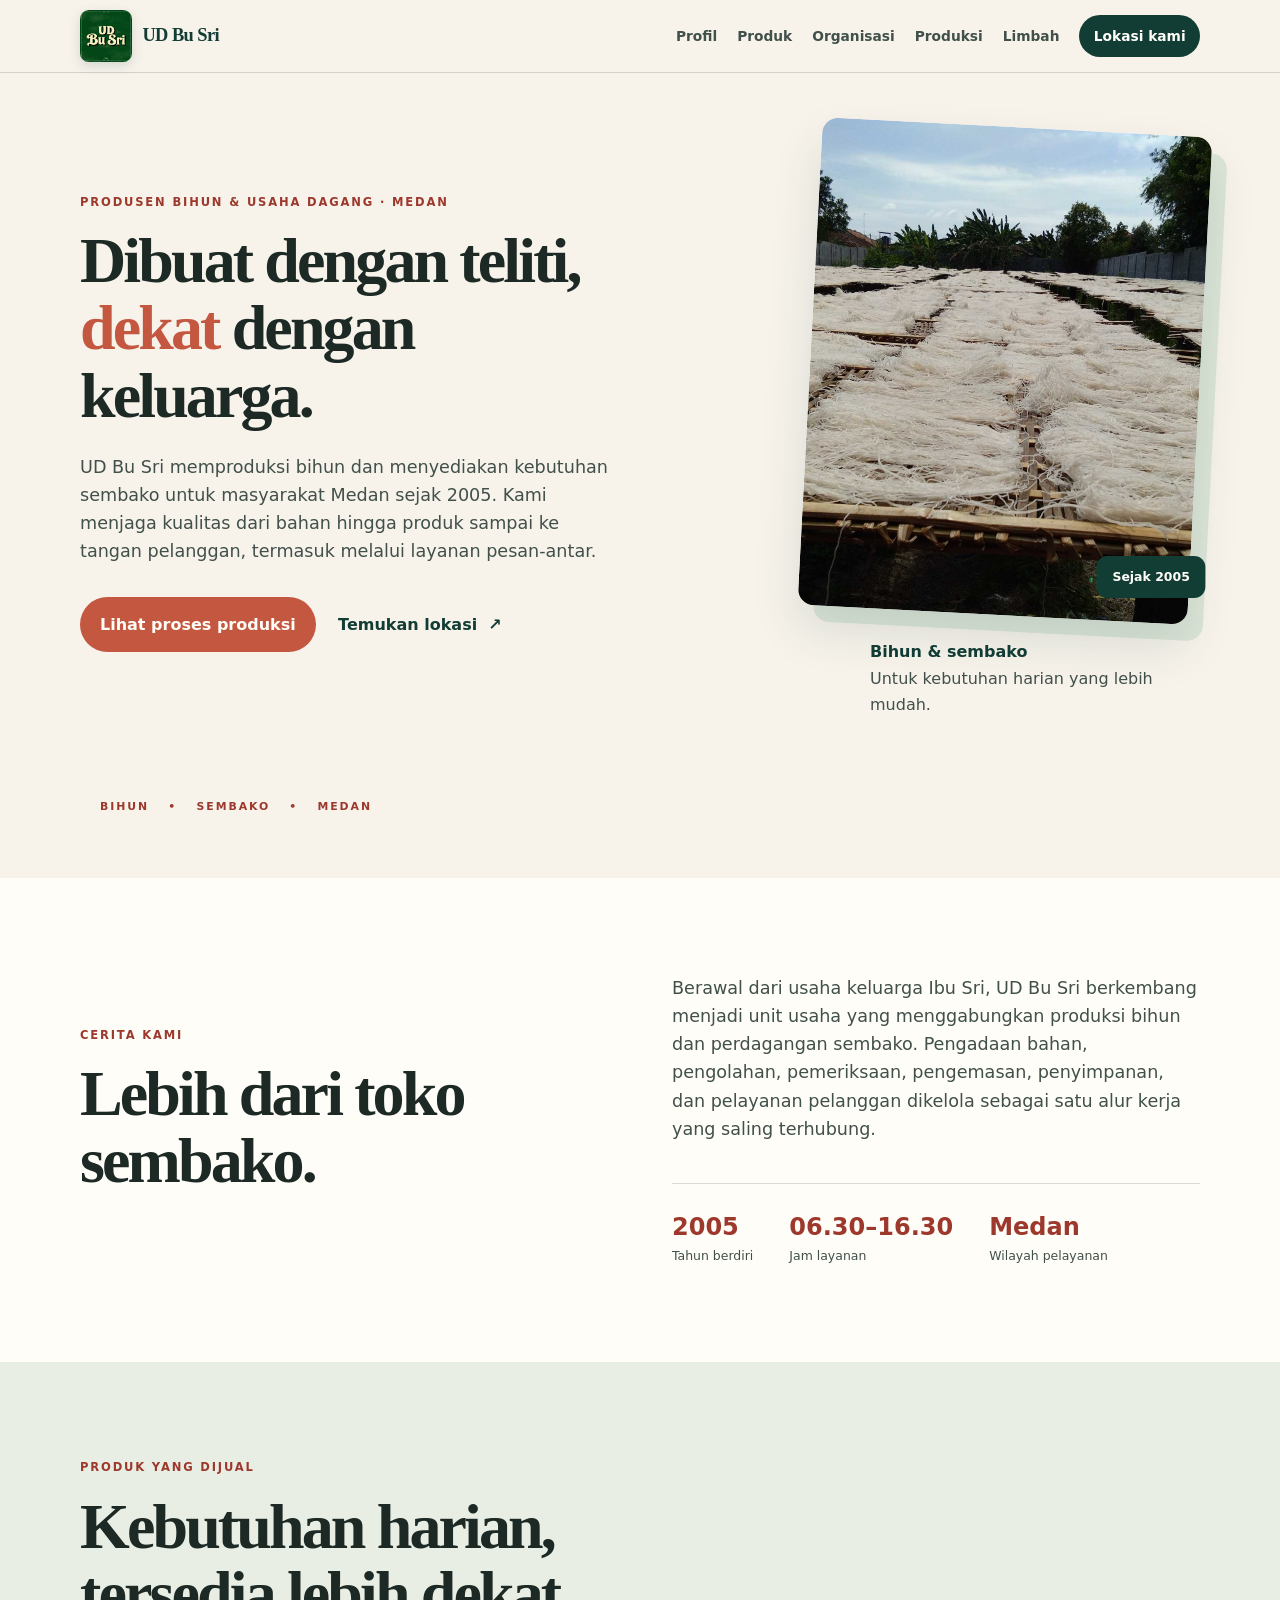
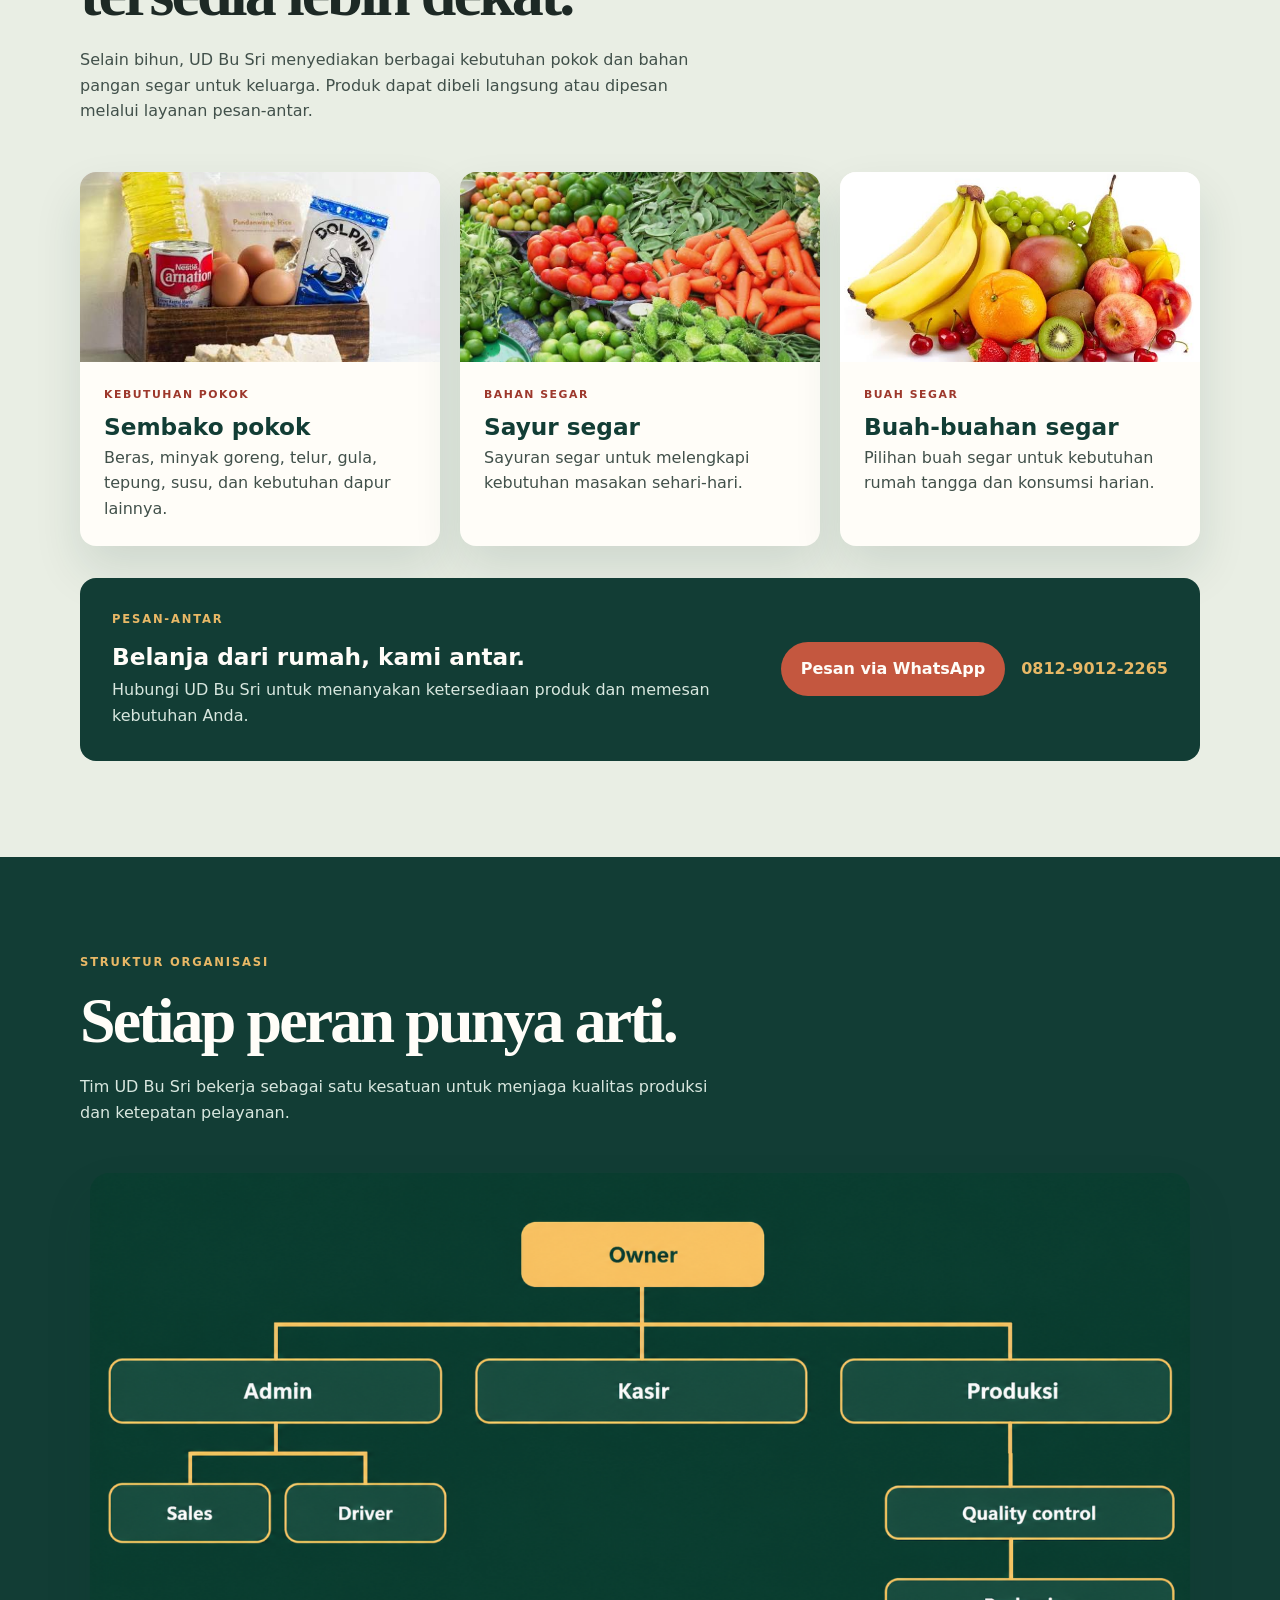
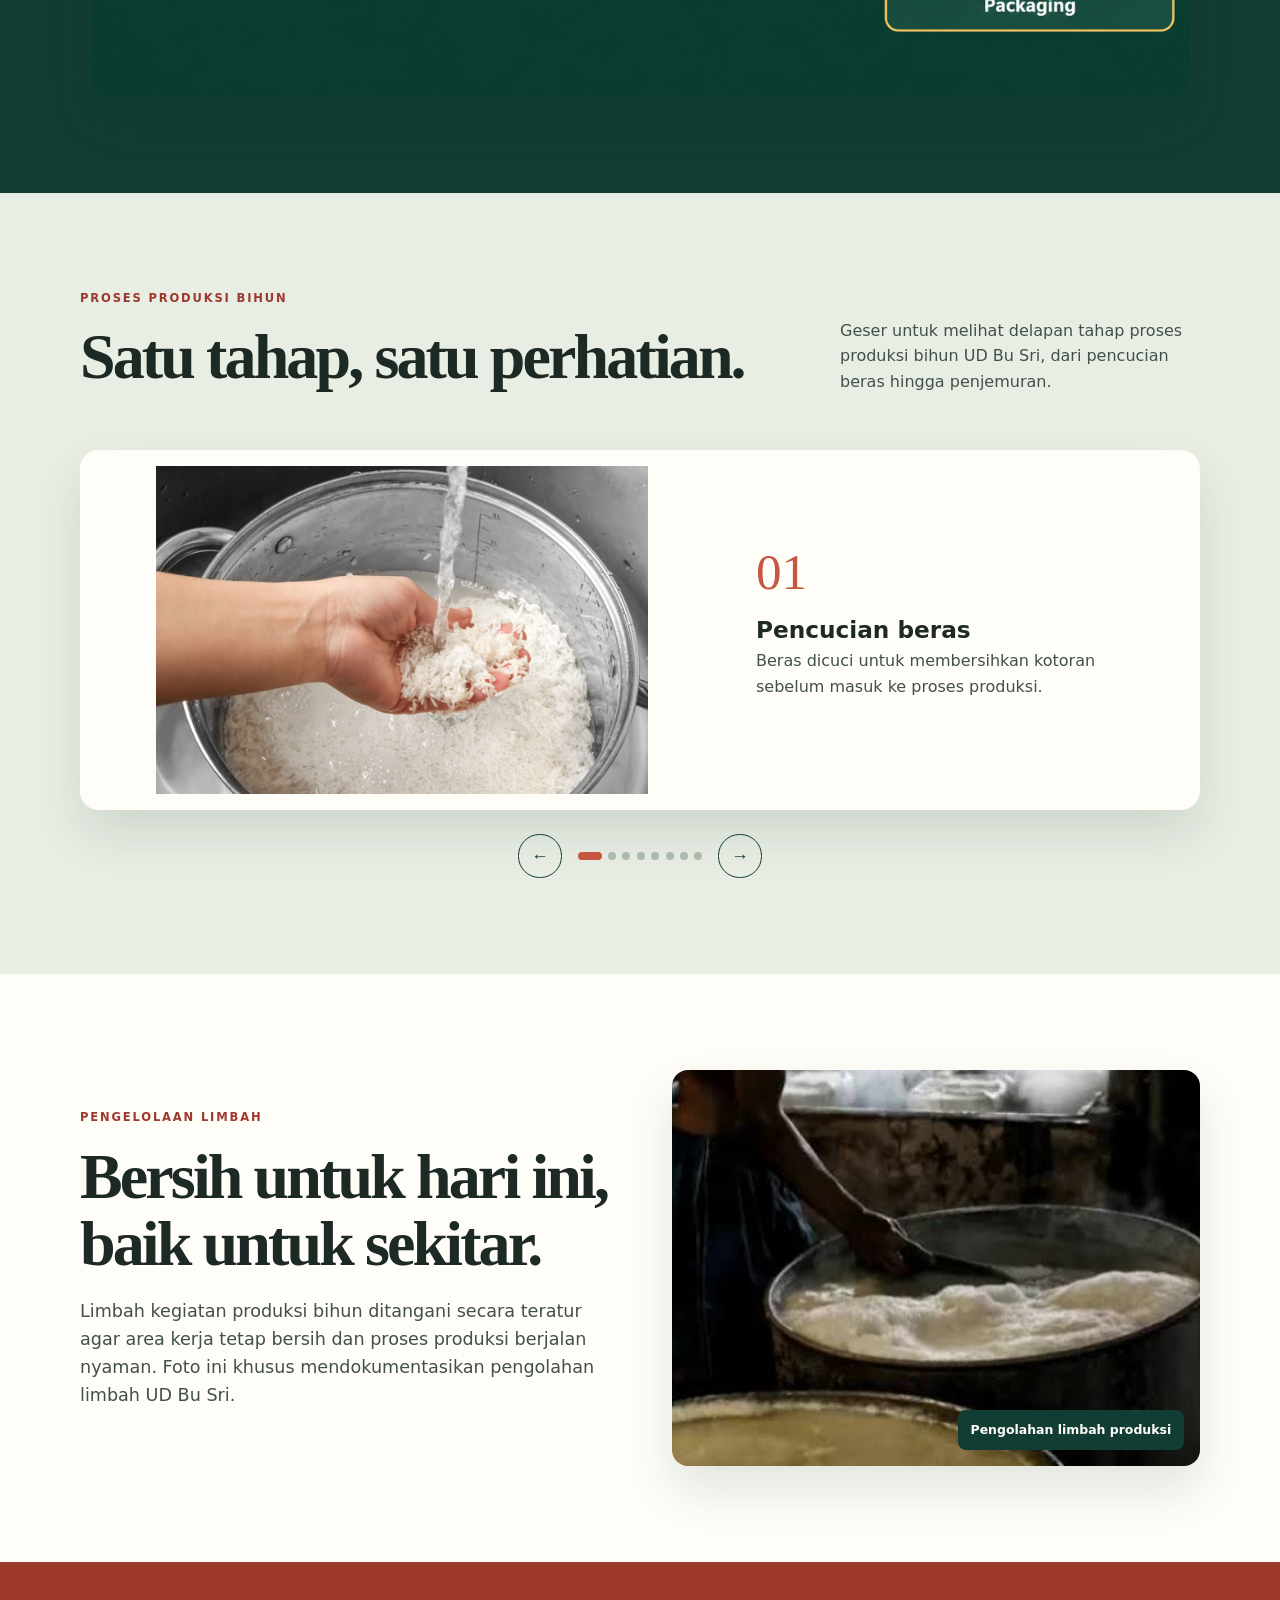
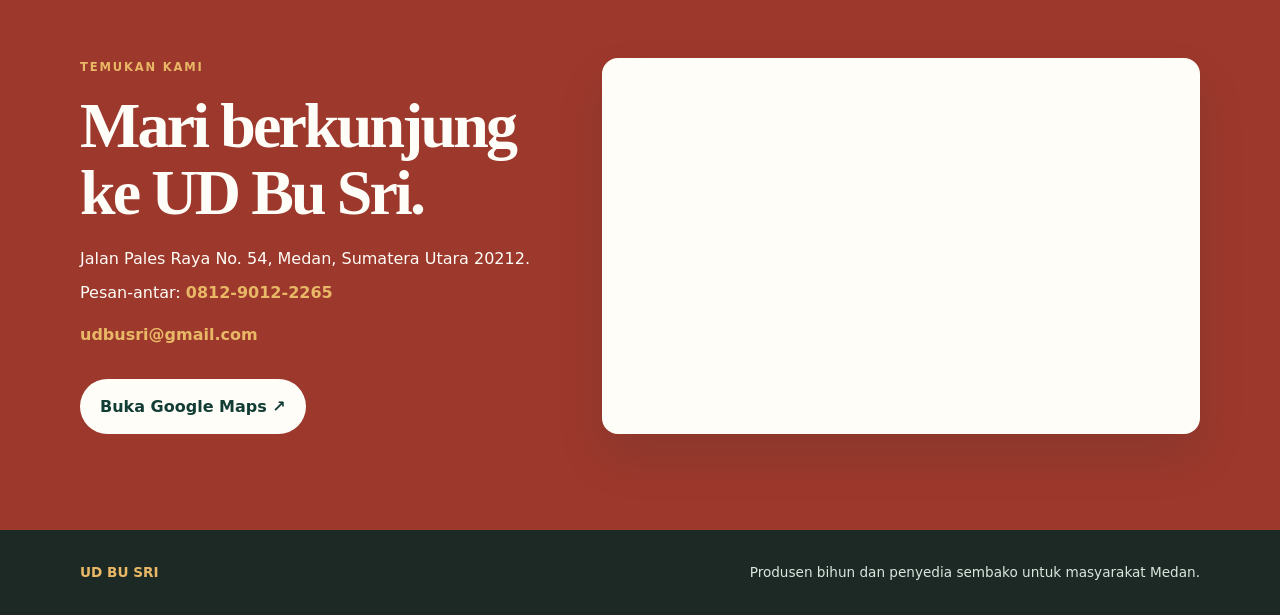
<file: index.html>
<!doctype html>
<html lang="id">
  <head>
    <meta charset="utf-8">
    <meta name="viewport" content="width=device-width, initial-scale=1">
    <meta name="description" content="Profil UD Bu Sri sebagai produsen bihun dan penyedia sembako di Medan sejak 2005.">
    <title>UD Bu Sri | Produsen Bihun dan Sembako</title>
    <link rel="icon" type="image/png" href="assets/img/logo-ud-bu-sri.png">
    <link rel="stylesheet" href="styles.css?v=20261105">
  </head>
  <body>
    <header class="site-header">
      <nav class="nav container" aria-label="Navigasi utama">
        <a class="brand" href="#beranda"><img class="brand-logo" src="assets/img/logo-ud-bu-sri.png" alt="Logo UD Bu Sri"><span class="brand-name">UD Bu Sri</span></a>
        <button class="menu-toggle" type="button" aria-expanded="false" aria-controls="site-menu">Menu</button>
        <div class="nav-links" id="site-menu">
          <a href="#profil">Profil</a>
          <a href="#produk">Produk</a>
          <a href="#organisasi">Organisasi</a>
          <a href="#produksi">Produksi</a>
          <a href="#limbah">Limbah</a>
          <a class="nav-cta" href="https://maps.app.goo.gl/NK58atgipWT18Rrt8" target="_blank" rel="noopener">Lokasi kami</a>
        </div>
      </nav>
    </header>

    <main id="beranda">
      <section class="hero section" aria-labelledby="hero-title">
        <div class="container hero-grid">
          <div class="hero-copy reveal">
            <p class="kicker">PRODUSEN BIHUN &amp; USAHA DAGANG · MEDAN</p>
            <h1 id="hero-title">Dibuat dengan teliti, <em>dekat</em> dengan keluarga.</h1>
            <p class="hero-intro">UD Bu Sri memproduksi bihun dan menyediakan kebutuhan sembako untuk masyarakat Medan sejak 2005. Kami menjaga kualitas dari bahan hingga produk sampai ke tangan pelanggan, termasuk melalui layanan pesan-antar.</p>
            <div class="hero-actions">
              <a class="button button-primary" href="#produksi">Lihat proses produksi</a>
              <a class="text-link" href="https://maps.app.goo.gl/NK58atgipWT18Rrt8" target="_blank" rel="noopener">Temukan lokasi <span aria-hidden="true">↗</span></a>
            </div>
          </div>
          <div class="hero-visual reveal reveal-delay">
            <div class="hero-photo">
              <img src="assets/img/gallery/produksi/08-penjemuran.jpg" alt="Penjemuran bihun UD Bu Sri">
              <span class="photo-badge">Sejak 2005</span>
            </div>
            <div class="hero-note"><strong>Bihun &amp; sembako</strong><span>Untuk kebutuhan harian yang lebih mudah.</span></div>
          </div>
        </div>
        <div class="hero-ribbon" aria-hidden="true"><span>BIHUN</span><span>•</span><span>SEMBAKO</span><span>•</span><span>MEDAN</span></div>
      </section>

      <section class="section section-light" id="profil" aria-labelledby="profil-title">
        <div class="container two-column reveal">
          <div>
            <p class="kicker">CERITA KAMI</p>
            <h2 id="profil-title">Lebih dari toko sembako.</h2>
          </div>
          <div class="body-large">
            <p>Berawal dari usaha keluarga Ibu Sri, UD Bu Sri berkembang menjadi unit usaha yang menggabungkan produksi bihun dan perdagangan sembako. Pengadaan bahan, pengolahan, pemeriksaan, pengemasan, penyimpanan, dan pelayanan pelanggan dikelola sebagai satu alur kerja yang saling terhubung.</p>
            <div class="stats">
              <div><strong>2005</strong><span>Tahun berdiri</span></div>
              <div><strong>06.30–16.30</strong><span>Jam layanan</span></div>
              <div><strong>Medan</strong><span>Wilayah pelayanan</span></div>
            </div>
          </div>
        </div>
      </section>

      <section class="section section-warm" id="produk" aria-labelledby="produk-title">
        <div class="container">
          <div class="section-heading reveal">
            <p class="kicker">PRODUK YANG DIJUAL</p>
            <h2 id="produk-title">Kebutuhan harian, tersedia lebih dekat.</h2>
            <p>Selain bihun, UD Bu Sri menyediakan berbagai kebutuhan pokok dan bahan pangan segar untuk keluarga. Produk dapat dibeli langsung atau dipesan melalui layanan pesan-antar.</p>
          </div>
          <div class="product-grid">
            <article class="product-card reveal">
              <img class="product-image" src="assets/img/produk/bahan-pokok.jpg" alt="Aneka kebutuhan pokok sembako">
              <div class="product-card-content">
                <p class="product-label">KEBUTUHAN POKOK</p>
                <h3>Sembako pokok</h3>
                <p>Beras, minyak goreng, telur, gula, tepung, susu, dan kebutuhan dapur lainnya.</p>
              </div>
            </article>
            <article class="product-card reveal reveal-delay">
              <img class="product-image" src="assets/img/produk/sayur-segar.jpg" alt="Aneka sayur segar">
              <div class="product-card-content">
                <p class="product-label">BAHAN SEGAR</p>
                <h3>Sayur segar</h3>
                <p>Sayuran segar untuk melengkapi kebutuhan masakan sehari-hari.</p>
              </div>
            </article>
            <article class="product-card reveal reveal-delay">
              <img class="product-image" src="assets/img/produk/buah-segar.jpg" alt="Aneka buah-buahan segar">
              <div class="product-card-content">
                <p class="product-label">BUAH SEGAR</p>
                <h3>Buah-buahan segar</h3>
                <p>Pilihan buah segar untuk kebutuhan rumah tangga dan konsumsi harian.</p>
              </div>
            </article>
          </div>
          <div class="delivery-card reveal">
            <div>
              <p class="kicker">PESAN-ANTAR</p>
              <h3>Belanja dari rumah, kami antar.</h3>
              <p>Hubungi UD Bu Sri untuk menanyakan ketersediaan produk dan memesan kebutuhan Anda.</p>
            </div>
            <div class="delivery-actions">
              <a class="button button-primary" href="https://wa.me/6281290122265?text=Halo%20UD%20Bu%20Sri%2C%20saya%20ingin%20memesan%20produk." target="_blank" rel="noopener">Pesan via WhatsApp</a>
              <a class="phone-link" href="tel:+6281290122265">0812-9012-2265</a>
            </div>
          </div>
        </div>
      </section>

      <section class="section section-dark" id="organisasi" aria-labelledby="org-title">
        <div class="container">
          <div class="section-heading reveal">
            <p class="kicker">STRUKTUR ORGANISASI</p>
            <h2 id="org-title">Setiap peran punya arti.</h2>
            <p>Tim UD Bu Sri bekerja sebagai satu kesatuan untuk menjaga kualitas produksi dan ketepatan pelayanan.</p>
          </div>
          <div class="org-image reveal">
            <img src="assets/img/struktur-organisasi-ud-bu-sri.png" alt="Struktur organisasi UD Bu Sri">
          </div>
        </div>
      </section>

      <section class="section section-warm" id="produksi" aria-labelledby="produksi-title">
        <div class="container">
          <div class="production-header reveal">
            <div>
              <p class="kicker">PROSES PRODUKSI BIHUN</p>
              <h2 id="produksi-title">Satu tahap, satu perhatian.</h2>
            </div>
            <p>Geser untuk melihat delapan tahap proses produksi bihun UD Bu Sri, dari pencucian beras hingga penjemuran.</p>
          </div>
          <div class="carousel reveal" data-carousel>
            <div class="carousel-window">
              <div class="carousel-track" data-carousel-track>
                <article class="slide"><img src="assets/img/gallery/produksi/01-pencucian-beras.jpg" alt="Pencucian beras untuk produksi bihun"><div><span>01</span><h3>Pencucian beras</h3><p>Beras dicuci untuk membersihkan kotoran sebelum masuk ke proses produksi.</p></div></article>
                <article class="slide"><img src="assets/img/gallery/produksi/02-perendaman-beras.jpg" alt="Beras direndam selama satu jam"><div><span>02</span><h3>Perendaman satu jam</h3><p>Beras yang telah dicuci direndam selama satu jam agar lebih siap untuk digiling.</p></div></article>
                <article class="slide"><img src="assets/img/gallery/produksi/03-penggilingan-penyaringan.avif" alt="Penggilingan dan penyaringan beras"><div><span>03</span><h3>Penggilingan dan penyaringan</h3><p>Beras digiling, kemudian disaring untuk memperoleh bahan dengan tekstur yang sesuai.</p></div></article>
                <article class="slide"><img src="assets/img/gallery/produksi/04-pengukusan-tahap-1.webp" alt="Pengukusan tahap pertama adonan bihun"><div><span>04</span><h3>Pengukusan tahap pertama</h3><p>Bahan hasil pengolahan dikukus pada tahap awal sebelum dipadatkan.</p></div></article>
                <article class="slide"><img src="assets/img/gallery/produksi/05-pengepresan.jpg" alt="Pengepresan bahan produksi bihun"><div><span>05</span><h3>Pengepresan</h3><p>Bahan dipres untuk mengurangi kadar air dan membentuk adonan yang lebih padat.</p></div></article>
                <article class="slide"><img src="assets/img/gallery/produksi/06-pencetakan.png" alt="Pencetakan bihun"><div><span>06</span><h3>Pencetakan</h3><p>Adonan dicetak untuk menghasilkan bentuk bihun yang seragam.</p></div></article>
                <article class="slide"><img src="assets/img/gallery/produksi/07-pembentukan-lembaran.jpg" alt="Penggilingan untuk membentuk lembaran bihun"><div><span>07</span><h3>Pembentukan lembaran</h3><p>Hasil cetakan digiling hingga membentuk lembaran sesuai kebutuhan proses.</p></div></article>
                <article class="slide"><img src="assets/img/gallery/produksi/08-penjemuran.jpg" alt="Penjemuran bihun"><div><span>08</span><h3>Penjemuran</h3><p>Bihun dijemur hingga siap ditangani dan digunakan sebagai produk akhir.</p></div></article>
              </div>
            </div>
            <div class="carousel-controls"><button class="carousel-button" type="button" data-carousel-prev aria-label="Tahap sebelumnya">←</button><div class="carousel-dots" data-carousel-dots></div><button class="carousel-button" type="button" data-carousel-next aria-label="Tahap berikutnya">→</button></div>
          </div>
        </div>
      </section>

      <section class="section section-light" id="limbah" aria-labelledby="limbah-title">
        <div class="container waste-grid reveal">
          <div><p class="kicker">PENGELOLAAN LIMBAH</p><h2 id="limbah-title">Bersih untuk hari ini, baik untuk sekitar.</h2><p class="body-large">Limbah kegiatan produksi bihun ditangani secara teratur agar area kerja tetap bersih dan proses produksi berjalan nyaman. Foto ini khusus mendokumentasikan pengolahan limbah UD Bu Sri.</p></div>
          <figure class="waste-photo"><img src="assets/img/gallery/produksi/Udbusri-9.jpg" alt="Pengolahan limbah UD Bu Sri"><figcaption>Pengolahan limbah produksi</figcaption></figure>
        </div>
      </section>

      <section class="section contact-section" id="kontak" aria-labelledby="kontak-title">
        <div class="container contact-layout reveal">
          <div class="contact-card">
            <div>
              <p class="kicker">TEMUKAN KAMI</p>
              <h2 id="kontak-title">Mari berkunjung ke UD Bu Sri.</h2>
              <p>Jalan Pales Raya No. 54, Medan, Sumatera Utara 20212.</p>
              <p class="contact-phone">Pesan-antar: <a href="tel:+6281290122265">0812-9012-2265</a></p>
              <p class="contact-email"><a href="mailto:udbusri@gmail.com">udbusri@gmail.com</a></p>
              <a class="button button-light" href="https://maps.app.goo.gl/NK58atgipWT18Rrt8" target="_blank" rel="noopener">Buka Google Maps ↗</a>
            </div>
          </div>
          <div class="map-card">
            <iframe title="Peta lokasi UD Bu Sri" src="https://www.google.com/maps?q=Jalan+Pales+Raya+No.+54,+Medan,+Sumatera+Utara+20212&output=embed" loading="lazy" referrerpolicy="no-referrer-when-downgrade"></iframe>
          </div>
        </div>
      </section>
    </main>
    <footer class="footer"><div class="container"><strong>UD BU SRI</strong><span>Produsen bihun dan penyedia sembako untuk masyarakat Medan.</span></div></footer>
    <script src="script.js"></script>
  </body>
</html>
</file>
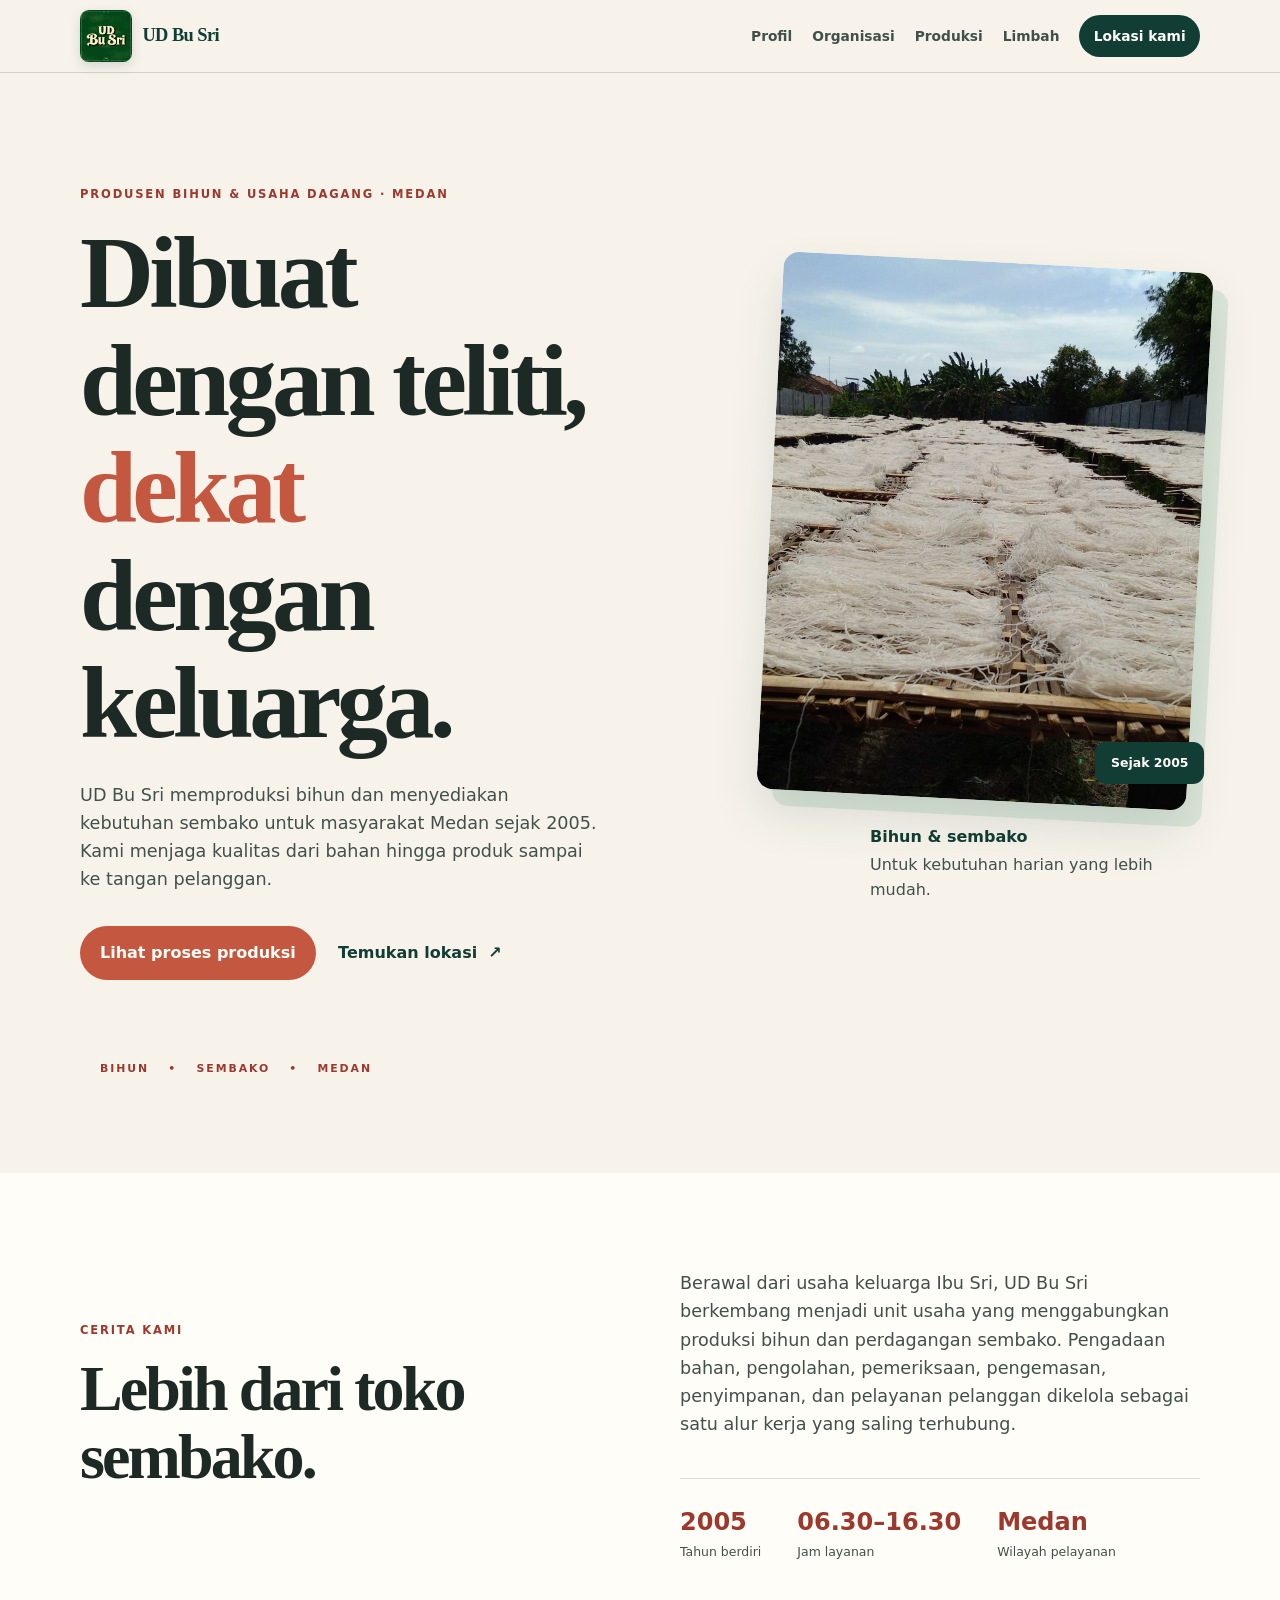
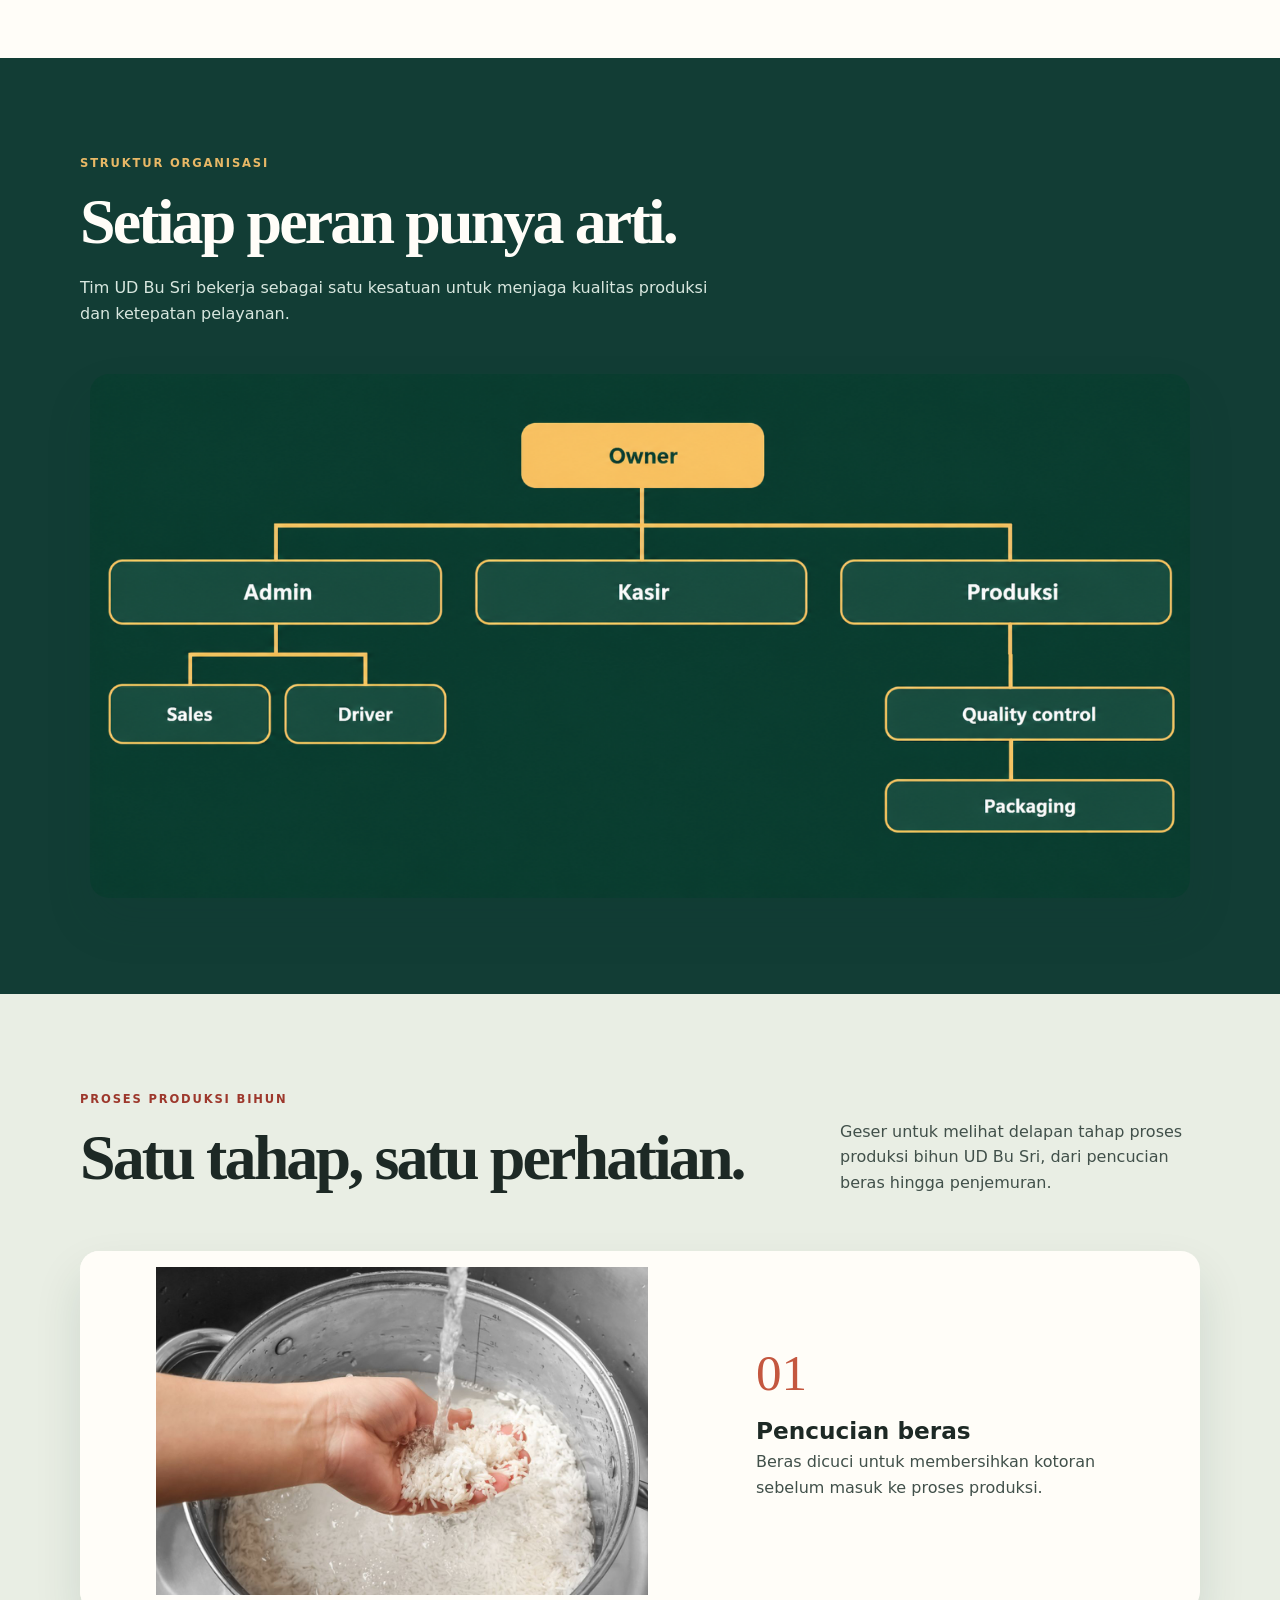
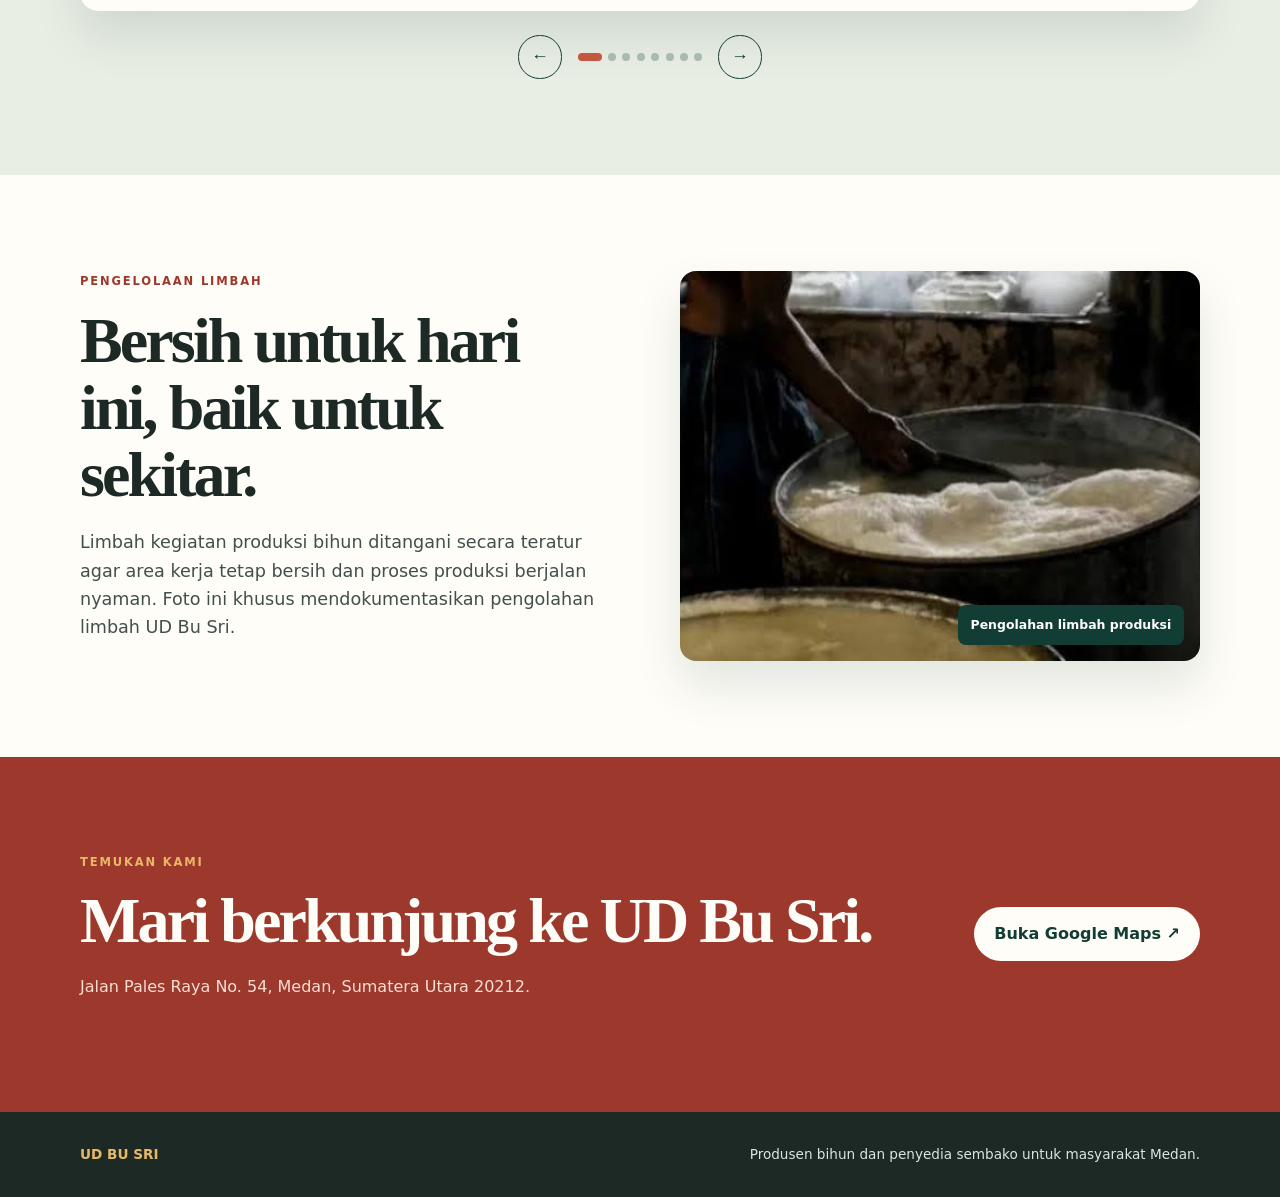
<file: Web UD Bu Sri/index.html>
<!doctype html>
<html lang="id">
  <head>
    <meta charset="utf-8">
    <meta name="viewport" content="width=device-width, initial-scale=1">
    <meta name="description" content="Profil UD Bu Sri sebagai produsen bihun dan penyedia sembako di Medan sejak 2005.">
    <title>UD Bu Sri | Produsen Bihun dan Sembako</title>
    <link rel="stylesheet" href="styles.css">
  </head>
  <body>
    <header class="site-header">
      <nav class="nav container" aria-label="Navigasi utama">
        <a class="brand" href="#beranda"><img class="brand-logo" src="assets/img/logo-ud-bu-sri.png" alt="Logo UD Bu Sri"><span class="brand-name">UD Bu Sri</span></a>
        <button class="menu-toggle" type="button" aria-expanded="false" aria-controls="site-menu">Menu</button>
        <div class="nav-links" id="site-menu">
          <a href="#profil">Profil</a>
          <a href="#organisasi">Organisasi</a>
          <a href="#produksi">Produksi</a>
          <a href="#limbah">Limbah</a>
          <a class="nav-cta" href="https://maps.app.goo.gl/NK58atgipWT18Rrt8" target="_blank" rel="noopener">Lokasi kami</a>
        </div>
      </nav>
    </header>

    <main id="beranda">
      <section class="hero section" aria-labelledby="hero-title">
        <div class="container hero-grid">
          <div class="hero-copy reveal">
            <p class="kicker">PRODUSEN BIHUN &amp; USAHA DAGANG · MEDAN</p>
            <h1 id="hero-title">Dibuat dengan teliti, <em>dekat</em> dengan keluarga.</h1>
            <p class="hero-intro">UD Bu Sri memproduksi bihun dan menyediakan kebutuhan sembako untuk masyarakat Medan sejak 2005. Kami menjaga kualitas dari bahan hingga produk sampai ke tangan pelanggan.</p>
            <div class="hero-actions">
              <a class="button button-primary" href="#produksi">Lihat proses produksi</a>
              <a class="text-link" href="https://maps.app.goo.gl/NK58atgipWT18Rrt8" target="_blank" rel="noopener">Temukan lokasi <span aria-hidden="true">↗</span></a>
            </div>
          </div>
          <div class="hero-visual reveal reveal-delay">
            <div class="hero-photo">
              <img src="assets/img/gallery/produksi/08-penjemuran.jpg" alt="Penjemuran bihun UD Bu Sri">
              <span class="photo-badge">Sejak 2005</span>
            </div>
            <div class="hero-note"><strong>Bihun &amp; sembako</strong><span>Untuk kebutuhan harian yang lebih mudah.</span></div>
          </div>
        </div>
        <div class="hero-ribbon" aria-hidden="true"><span>BIHUN</span><span>•</span><span>SEMBAKO</span><span>•</span><span>MEDAN</span></div>
      </section>

      <section class="section section-light" id="profil" aria-labelledby="profil-title">
        <div class="container two-column reveal">
          <div>
            <p class="kicker">CERITA KAMI</p>
            <h2 id="profil-title">Lebih dari toko sembako.</h2>
          </div>
          <div class="body-large">
            <p>Berawal dari usaha keluarga Ibu Sri, UD Bu Sri berkembang menjadi unit usaha yang menggabungkan produksi bihun dan perdagangan sembako. Pengadaan bahan, pengolahan, pemeriksaan, pengemasan, penyimpanan, dan pelayanan pelanggan dikelola sebagai satu alur kerja yang saling terhubung.</p>
            <div class="stats">
              <div><strong>2005</strong><span>Tahun berdiri</span></div>
              <div><strong>06.30–16.30</strong><span>Jam layanan</span></div>
              <div><strong>Medan</strong><span>Wilayah pelayanan</span></div>
            </div>
          </div>
        </div>
      </section>

      <section class="section section-dark" id="organisasi" aria-labelledby="org-title">
        <div class="container">
          <div class="section-heading reveal">
            <p class="kicker">STRUKTUR ORGANISASI</p>
            <h2 id="org-title">Setiap peran punya arti.</h2>
            <p>Tim UD Bu Sri bekerja sebagai satu kesatuan untuk menjaga kualitas produksi dan ketepatan pelayanan.</p>
          </div>
          <div class="org-image reveal">
            <img src="assets/img/struktur-organisasi-ud-bu-sri.png" alt="Struktur organisasi UD Bu Sri">
          </div>
        </div>
      </section>

      <section class="section section-warm" id="produksi" aria-labelledby="produksi-title">
        <div class="container">
          <div class="production-header reveal">
            <div>
              <p class="kicker">PROSES PRODUKSI BIHUN</p>
              <h2 id="produksi-title">Satu tahap, satu perhatian.</h2>
            </div>
            <p>Geser untuk melihat delapan tahap proses produksi bihun UD Bu Sri, dari pencucian beras hingga penjemuran.</p>
          </div>
          <div class="carousel reveal" data-carousel>
            <div class="carousel-window">
              <div class="carousel-track" data-carousel-track>
                <article class="slide"><img src="assets/img/gallery/produksi/01-pencucian-beras.jpg" alt="Pencucian beras untuk produksi bihun"><div><span>01</span><h3>Pencucian beras</h3><p>Beras dicuci untuk membersihkan kotoran sebelum masuk ke proses produksi.</p></div></article>
                <article class="slide"><img src="assets/img/gallery/produksi/02-perendaman-beras.jpg" alt="Beras direndam selama satu jam"><div><span>02</span><h3>Perendaman satu jam</h3><p>Beras yang telah dicuci direndam selama satu jam agar lebih siap untuk digiling.</p></div></article>
                <article class="slide"><img src="assets/img/gallery/produksi/03-penggilingan-penyaringan.avif" alt="Penggilingan dan penyaringan beras"><div><span>03</span><h3>Penggilingan dan penyaringan</h3><p>Beras digiling, kemudian disaring untuk memperoleh bahan dengan tekstur yang sesuai.</p></div></article>
                <article class="slide"><img src="assets/img/gallery/produksi/04-pengukusan-tahap-1.webp" alt="Pengukusan tahap pertama adonan bihun"><div><span>04</span><h3>Pengukusan tahap pertama</h3><p>Bahan hasil pengolahan dikukus pada tahap awal sebelum dipadatkan.</p></div></article>
                <article class="slide"><img src="assets/img/gallery/produksi/05-pengepresan.jpg" alt="Pengepresan bahan produksi bihun"><div><span>05</span><h3>Pengepresan</h3><p>Bahan dipres untuk mengurangi kadar air dan membentuk adonan yang lebih padat.</p></div></article>
                <article class="slide"><img src="assets/img/gallery/produksi/06-pencetakan.png" alt="Pencetakan bihun"><div><span>06</span><h3>Pencetakan</h3><p>Adonan dicetak untuk menghasilkan bentuk bihun yang seragam.</p></div></article>
                <article class="slide"><img src="assets/img/gallery/produksi/07-pembentukan-lembaran.jpg" alt="Penggilingan untuk membentuk lembaran bihun"><div><span>07</span><h3>Pembentukan lembaran</h3><p>Hasil cetakan digiling hingga membentuk lembaran sesuai kebutuhan proses.</p></div></article>
                <article class="slide"><img src="assets/img/gallery/produksi/08-penjemuran.jpg" alt="Penjemuran bihun"><div><span>08</span><h3>Penjemuran</h3><p>Bihun dijemur hingga siap ditangani dan digunakan sebagai produk akhir.</p></div></article>
              </div>
            </div>
            <div class="carousel-controls"><button class="carousel-button" type="button" data-carousel-prev aria-label="Tahap sebelumnya">←</button><div class="carousel-dots" data-carousel-dots></div><button class="carousel-button" type="button" data-carousel-next aria-label="Tahap berikutnya">→</button></div>
          </div>
        </div>
      </section>

      <section class="section section-light" id="limbah" aria-labelledby="limbah-title">
        <div class="container waste-grid reveal">
          <div><p class="kicker">PENGELOLAAN LIMBAH</p><h2 id="limbah-title">Bersih untuk hari ini, baik untuk sekitar.</h2><p class="body-large">Limbah kegiatan produksi bihun ditangani secara teratur agar area kerja tetap bersih dan proses produksi berjalan nyaman. Foto ini khusus mendokumentasikan pengolahan limbah UD Bu Sri.</p></div>
          <figure class="waste-photo"><img src="assets/img/gallery/produksi/Udbusri-9.jpg" alt="Pengolahan limbah UD Bu Sri"><figcaption>Pengolahan limbah produksi</figcaption></figure>
        </div>
      </section>

      <section class="section contact-section" id="kontak" aria-labelledby="kontak-title">
        <div class="container contact-card reveal"><div><p class="kicker">TEMUKAN KAMI</p><h2 id="kontak-title">Mari berkunjung ke UD Bu Sri.</h2><p>Jalan Pales Raya No. 54, Medan, Sumatera Utara 20212.</p></div><a class="button button-light" href="https://maps.app.goo.gl/NK58atgipWT18Rrt8" target="_blank" rel="noopener">Buka Google Maps ↗</a></div>
      </section>
    </main>
    <footer class="footer"><div class="container"><strong>UD BU SRI</strong><span>Produsen bihun dan penyedia sembako untuk masyarakat Medan.</span></div></footer>
    <script src="script.js"></script>
  </body>
</html>
</file>
<file: styles.css>
:root {
  --ink: #1d2925;
  --ink-soft: #41504a;
  --cream: #f7f3eb;
  --paper: #fffdf8;
  --terracotta: #c4573f;
  --terracotta-dark: #9d382c;
  --sage: #dce5d8;
  --forest: #123d35;
  --gold: #e8b866;
  --line: rgba(29, 41, 37, .16);
  --shadow: 0 1.5rem 3rem rgba(18, 61, 53, .12);
  color: var(--ink);
  font-family: Inter, ui-sans-serif, system-ui, -apple-system, BlinkMacSystemFont, "Segoe UI", sans-serif;
  line-height: 1.6;
}
* { box-sizing: border-box; }
html { scroll-behavior: smooth; }
body { margin: 0; background: var(--cream); color: var(--ink); }
img { display: block; max-width: 100%; }
a { color: inherit; text-decoration: none; }
.container { width: min(1120px, calc(100% - 2.5rem)); margin: 0 auto; }
.site-header { position: sticky; top: 0; z-index: 20; background: rgba(247, 243, 235, .94); backdrop-filter: blur(1rem); border-bottom: 1px solid var(--line); }
.nav { min-height: 4.5rem; display: flex; align-items: center; justify-content: space-between; gap: 1rem; }
.brand { display: inline-flex; align-items: center; gap: .65rem; font-weight: 800; letter-spacing: -.03em; }
.brand-logo { width: 3.25rem; height: 3.25rem; border-radius: .55rem; object-fit: cover; box-shadow: 0 .25rem .75rem rgba(18, 61, 53, .16); }
.brand-name { color: var(--forest); font-family: Georgia, "Times New Roman", serif; font-size: 1.15rem; font-weight: 700; letter-spacing: -.03em; white-space: nowrap; }
.sr-only { position: absolute; width: 1px; height: 1px; padding: 0; margin: -1px; overflow: hidden; clip: rect(0, 0, 0, 0); white-space: nowrap; border: 0; }
.nav-links { display: flex; align-items: center; gap: 1.25rem; font-size: .86rem; font-weight: 700; }
.nav-links a:not(.nav-cta) { color: var(--ink-soft); }
.nav-links a:hover, .nav-links a:focus-visible { color: var(--terracotta-dark); }
.nav-cta { padding: .65rem .9rem; border-radius: 999px; color: var(--paper); background: var(--forest); }
.menu-toggle { display: none; border: 0; background: none; font: inherit; font-weight: 700; color: var(--forest); }
.section { padding: 6rem 0; }
.hero { position: relative; overflow: hidden; padding: clamp(3rem, 6vh, 5rem) 0 clamp(3.5rem, 7vh, 5rem); background: var(--cream); }
.hero-grid, .two-column, .waste-grid { display: grid; grid-template-columns: 1fr 1fr; gap: 4rem; align-items: center; }
.kicker { margin: 0 0 1rem; color: var(--terracotta-dark); font-size: .72rem; font-weight: 800; letter-spacing: .16em; }
h1, h2, h3, p { margin-top: 0; }
h1, h2 { font-family: Georgia, "Times New Roman", serif; letter-spacing: -.045em; line-height: 1.05; }
h1 { max-width: 650px; margin-bottom: 1.5rem; font-size: clamp(2.8rem, 5vw, 5rem); }
h1 em { color: var(--terracotta); font-style: normal; }
h2 { margin-bottom: 1.25rem; font-size: clamp(2.3rem, 5vw, 4.2rem); }
h3 { margin-bottom: .35rem; font-size: 1.45rem; line-height: 1.1; }
.hero-intro, .body-large { max-width: 600px; color: var(--ink-soft); font-size: 1.1rem; }
.hero-actions { display: flex; flex-wrap: wrap; align-items: center; gap: 1.4rem; margin-top: 2rem; }
.button { display: inline-flex; justify-content: center; align-items: center; border: 0; border-radius: 999px; padding: .9rem 1.25rem; font-weight: 800; transition: transform .25s ease, box-shadow .25s ease, background .25s ease; }
.button:hover, .button:focus-visible { transform: translateY(-3px); box-shadow: 0 .75rem 1.5rem rgba(18, 61, 53, .18); }
.button-primary { color: var(--paper); background: var(--terracotta); }
.button-light { color: var(--forest); background: var(--paper); }
.text-link { color: var(--forest); font-weight: 800; }
.text-link span { display: inline-block; margin-left: .35rem; transition: transform .25s ease; }
.text-link:hover span { transform: translate(3px, -3px); }
.hero-photo { position: relative; margin-left: auto; width: min(100%, 390px); transform: rotate(3deg); }
.hero-photo::before { position: absolute; inset: 1rem -1rem -1rem 1rem; z-index: -1; border-radius: 1rem; background: var(--sage); content: ""; }
.hero-photo img { width: 100%; aspect-ratio: 4 / 5; border-radius: 1rem; object-fit: cover; box-shadow: var(--shadow); }
.photo-badge { position: absolute; right: -1rem; bottom: 1.5rem; padding: .7rem 1rem; border-radius: .7rem; color: var(--paper); background: var(--forest); font-size: .78rem; font-weight: 800; transform: rotate(-3deg); }
.hero-note { display: flex; flex-direction: column; gap: .15rem; margin: 1.5rem 0 0 auto; width: min(100%, 330px); color: var(--ink-soft); }
.hero-note strong { color: var(--forest); }
.hero-ribbon { display: flex; gap: 1.2rem; width: min(1120px, calc(100% - 2.5rem)); margin: 5rem auto 0; padding: 0 1.25rem; color: var(--terracotta-dark); font-size: .68rem; font-weight: 800; letter-spacing: .18em; }
.section-light { background: var(--paper); }
.section-dark { color: var(--paper); background: var(--forest); }
.section-dark .kicker, .section-dark .section-heading p { color: var(--gold); }
.stats { display: flex; flex-wrap: wrap; gap: 2.25rem; margin-top: 2.5rem; padding-top: 1.5rem; border-top: 1px solid var(--line); }
.stats div { display: flex; flex-direction: column; }
.stats strong { color: var(--terracotta-dark); font-size: 1.5rem; }
.stats span { color: var(--ink-soft); font-size: .78rem; }
.section-heading { max-width: 650px; margin-bottom: 3rem; }
.section-heading p:last-child, .production-header > p { color: #d8e7df; }
.section-warm .section-heading > p:last-child { color: var(--ink-soft); }
.product-grid { display: grid; grid-template-columns: repeat(3, 1fr); gap: 1.25rem; }
.product-card { overflow: hidden; border-radius: 1rem; background: var(--paper); box-shadow: var(--shadow); }
.product-image { display: block; width: 100%; height: 190px; object-fit: cover; }
.product-card-content { padding: 1.5rem; }
.product-label { margin-bottom: .65rem; color: var(--terracotta-dark); font-size: .68rem; font-weight: 800; letter-spacing: .14em; }
.product-card h3 { color: var(--forest); }
.product-card p:last-child { margin-bottom: 0; color: var(--ink-soft); }
.delivery-card { display: flex; align-items: center; justify-content: space-between; gap: 2rem; margin-top: 2rem; padding: 2rem; border-radius: 1rem; color: var(--paper); background: var(--forest); }
.delivery-card .kicker { color: var(--gold); }
.delivery-card h3 { margin-bottom: .5rem; }
.delivery-card p:last-child { max-width: 600px; margin-bottom: 0; color: #d8e7df; }
.delivery-actions { display: flex; flex-wrap: wrap; align-items: center; justify-content: flex-end; gap: 1rem; }
.phone-link { color: var(--gold); font-weight: 800; white-space: nowrap; }
.org-image { max-width: 1100px; margin: 0 auto; }
.org-image img { display: block; width: 100%; height: auto; border-radius: 1.2rem; box-shadow: var(--shadow); }
.org-node { display: grid; place-items: center; min-height: 3.2rem; padding: .75rem 1rem; border: 1px solid rgba(232, 184, 102, .65); border-radius: .65rem; color: var(--paper); background: rgba(255,255,255,.08); font-weight: 800; transition: background .25s ease, transform .25s ease; }
.org-node:hover { background: rgba(232, 184, 102, .18); transform: translateY(-3px); }
.org-owner { width: min(100%, 190px); margin: 0 auto; color: var(--forest); background: var(--gold); border-color: var(--gold); }
.org-connector { position: relative; z-index: 2; width: 2px; height: 1.5rem; margin: 0 auto; background: var(--gold); }
.org-main-line { height: 2rem; margin-bottom: -1px; }
.org-branches { position: relative; display: grid; grid-template-columns: repeat(3, 1fr); gap: 1.5rem; }
.org-branches::before { position: absolute; z-index: 1; top: 0; left: 16.66%; right: 16.66%; height: 2px; background: var(--gold); content: ""; }
.org-branch { position: relative; padding-top: 1.5rem; }
.org-branch::before { position: absolute; z-index: 2; top: -1px; left: 50%; width: 2px; height: 1.6rem; background: var(--gold); content: ""; }
.org-subnodes { position: relative; display: grid; grid-template-columns: 1fr 1fr; gap: .65rem; padding-top: 1.5rem; }
.org-subnodes::before { position: absolute; z-index: 1; top: 0; left: 25%; right: 25%; height: 2px; background: var(--gold); content: ""; }
.org-subnodes .small { position: relative; }
.org-subnodes .small::before { position: absolute; z-index: 2; top: -1.5rem; left: 50%; width: 2px; height: 1.5rem; background: var(--gold); content: ""; }
.org-subnodes.vertical { grid-template-columns: 1fr; row-gap: 1.5rem; }
.org-subnodes.vertical::before { top: 0; left: 50%; right: auto; width: 2px; height: 1.5rem; }
.org-subnodes.vertical .small::before { display: none; }
.org-subnodes.vertical .small + .small { position: relative; margin-top: 0; }
.org-subnodes.vertical .small + .small::before { display: block; position: absolute; z-index: 2; top: -1.5rem; left: 50%; width: 2px; height: 1.5rem; background: var(--gold); content: ""; }
.org-node.small { min-height: 2.7rem; padding: .5rem; font-size: .8rem; }
.section-warm { background: #e9eee4; }
.production-header { display: flex; align-items: end; justify-content: space-between; gap: 3rem; margin-bottom: 2.5rem; }
.production-header > p { max-width: 360px; color: var(--ink-soft); }
.carousel { position: relative; }
.carousel-window { overflow: hidden; border-radius: 1.2rem; background: var(--paper); box-shadow: var(--shadow); }
.carousel-track { display: flex; transition: transform .55s cubic-bezier(.22, 1, .36, 1); }
.slide { min-width: 100%; display: grid; grid-template-columns: 1.15fr .85fr; align-items: stretch; }
.slide img { width: 100%; height: 360px; padding: 1rem; object-fit: contain; background: var(--paper); }
.slide > div { display: flex; flex-direction: column; justify-content: center; padding: 2rem; }
.slide > div > span { margin-bottom: 1.25rem; color: var(--terracotta); font-family: Georgia, serif; font-size: 3.2rem; line-height: 1; }
.slide p { color: var(--ink-soft); }
.carousel-controls { display: flex; align-items: center; justify-content: center; gap: 1rem; margin-top: 1.5rem; }
.carousel-button { display: grid; place-items: center; width: 2.7rem; height: 2.7rem; border: 1px solid var(--forest); border-radius: 50%; color: var(--forest); background: transparent; font-size: 1.1rem; cursor: pointer; transition: color .2s ease, background .2s ease, transform .2s ease; }
.carousel-button:hover, .carousel-button:focus-visible { color: var(--paper); background: var(--forest); transform: scale(1.08); }
.carousel-dots { display: flex; gap: .4rem; }
.carousel-dot { width: .5rem; height: .5rem; padding: 0; border: 0; border-radius: 50%; background: rgba(18,61,53,.28); cursor: pointer; transition: width .25s ease, border-radius .25s ease, background .25s ease; }
.carousel-dot.active { width: 1.5rem; border-radius: 1rem; background: var(--terracotta); }
.waste-photo { position: relative; margin: 0; }
.waste-photo img { width: 100%; aspect-ratio: 4 / 3; border-radius: 1rem; object-fit: cover; box-shadow: var(--shadow); }
.waste-photo figcaption { position: absolute; right: 1rem; bottom: 1rem; padding: .6rem .8rem; border-radius: .5rem; color: var(--paper); background: var(--forest); font-size: .78rem; font-weight: 800; }
.contact-section { color: var(--paper); background: var(--terracotta-dark); }
.contact-layout { display: grid; grid-template-columns: minmax(0, .9fr) minmax(0, 1.1fr); gap: 2rem; align-items: stretch; }
.contact-card { display: flex; align-items: center; }
.contact-card .kicker { color: var(--gold); }
.contact-card p:last-child { color: #f9ded4; }
.contact-card .contact-phone { margin-top: -.5rem; }
.contact-phone a { color: var(--gold); font-weight: 800; }
.contact-email a { color: var(--gold); font-weight: 800; }
.contact-card .button { margin-top: 1rem; }
.map-card { min-height: 360px; overflow: hidden; border: 0.4rem solid var(--paper); border-radius: 1rem; background: var(--paper); box-shadow: var(--shadow); }
.map-card iframe { display: block; width: 100%; height: 100%; min-height: 360px; border: 0; }
.footer { padding: 2rem 0; color: #d9e7df; background: var(--ink); }
.footer .container { display: flex; justify-content: space-between; gap: 1rem; font-size: .85rem; }
.footer strong { color: var(--gold); }
.reveal { opacity: 0; transform: translateY(28px); transition: opacity .7s ease, transform .7s ease; }
.reveal-delay { transition-delay: .15s; }
.reveal.is-visible { opacity: 1; transform: translateY(0); }
:focus-visible { outline: 3px solid var(--gold); outline-offset: 3px; }
@media (max-width: 760px) {
  .menu-toggle { display: block; }
  .nav-links { position: absolute; top: 4.5rem; right: 1.25rem; left: 1.25rem; display: none; flex-direction: column; align-items: stretch; padding: 1rem; border: 1px solid var(--line); border-radius: .8rem; background: var(--paper); box-shadow: var(--shadow); }
  .nav-links.is-open { display: flex; }
  .nav-cta { text-align: center; }
  .section { padding: 4.5rem 0; }
  .hero { padding-top: 5rem; }
  .hero-grid, .two-column, .waste-grid { grid-template-columns: 1fr; gap: 3rem; }
  .hero-visual { max-width: 430px; margin: 0 auto; }
  .hero-ribbon { margin-top: 3rem; }
  .production-header, .delivery-card { align-items: start; flex-direction: column; gap: 1rem; }
  .contact-layout { grid-template-columns: 1fr; }
  .map-card, .map-card iframe { min-height: 280px; }
  .product-grid { grid-template-columns: 1fr; }
  .delivery-actions { justify-content: flex-start; }
  .slide { grid-template-columns: 1fr; }
  .slide img { height: 280px; padding: .75rem; }
  .slide > div { padding: 1.5rem; }
  .org-branches { gap: .6rem; }
  .org-node { font-size: .85rem; }
  .org-node.small { font-size: .68rem; }
  .footer .container { flex-direction: column; }
}
@media (min-width: 761px) and (max-height: 800px) {
  .hero { padding-top: 2.5rem; padding-bottom: 3rem; }
  h1 { font-size: clamp(2.8rem, 5vw, 4.5rem); }
  .hero-photo { width: min(100%, 340px); }
  .hero-ribbon { margin-top: 3rem; }
}
@media (prefers-reduced-motion: reduce) {
  html { scroll-behavior: auto; }
  *, *::before, *::after { animation-duration: .01ms !important; animation-iteration-count: 1 !important; transition-duration: .01ms !important; }
  .reveal { opacity: 1; transform: none; }
}
</file>
<file: Web UD Bu Sri/styles.css>
:root {
  --ink: #1d2925;
  --ink-soft: #41504a;
  --cream: #f7f3eb;
  --paper: #fffdf8;
  --terracotta: #c4573f;
  --terracotta-dark: #9d382c;
  --sage: #dce5d8;
  --forest: #123d35;
  --gold: #e8b866;
  --line: rgba(29, 41, 37, .16);
  --shadow: 0 1.5rem 3rem rgba(18, 61, 53, .12);
  color: var(--ink);
  font-family: Inter, ui-sans-serif, system-ui, -apple-system, BlinkMacSystemFont, "Segoe UI", sans-serif;
  line-height: 1.6;
}
* { box-sizing: border-box; }
html { scroll-behavior: smooth; }
body { margin: 0; background: var(--cream); color: var(--ink); }
img { display: block; max-width: 100%; }
a { color: inherit; text-decoration: none; }
.container { width: min(1120px, calc(100% - 2.5rem)); margin: 0 auto; }
.site-header { position: sticky; top: 0; z-index: 20; background: rgba(247, 243, 235, .94); backdrop-filter: blur(1rem); border-bottom: 1px solid var(--line); }
.nav { min-height: 4.5rem; display: flex; align-items: center; justify-content: space-between; gap: 1rem; }
.brand { display: inline-flex; align-items: center; gap: .65rem; font-weight: 800; letter-spacing: -.03em; }
.brand-logo { width: 3.25rem; height: 3.25rem; border-radius: .55rem; object-fit: cover; box-shadow: 0 .25rem .75rem rgba(18, 61, 53, .16); }
.brand-name { color: var(--forest); font-family: Georgia, "Times New Roman", serif; font-size: 1.15rem; font-weight: 700; letter-spacing: -.03em; white-space: nowrap; }
.sr-only { position: absolute; width: 1px; height: 1px; padding: 0; margin: -1px; overflow: hidden; clip: rect(0, 0, 0, 0); white-space: nowrap; border: 0; }
.nav-links { display: flex; align-items: center; gap: 1.25rem; font-size: .86rem; font-weight: 700; }
.nav-links a:not(.nav-cta) { color: var(--ink-soft); }
.nav-links a:hover, .nav-links a:focus-visible { color: var(--terracotta-dark); }
.nav-cta { padding: .65rem .9rem; border-radius: 999px; color: var(--paper); background: var(--forest); }
.menu-toggle { display: none; border: 0; background: none; font: inherit; font-weight: 700; color: var(--forest); }
.section { padding: 6rem 0; }
.hero { position: relative; overflow: hidden; padding: 7rem 0 6rem; background: var(--cream); }
.hero-grid, .two-column, .waste-grid { display: grid; grid-template-columns: 1fr 1fr; gap: 5rem; align-items: center; }
.kicker { margin: 0 0 1rem; color: var(--terracotta-dark); font-size: .72rem; font-weight: 800; letter-spacing: .16em; }
h1, h2, h3, p { margin-top: 0; }
h1, h2 { font-family: Georgia, "Times New Roman", serif; letter-spacing: -.045em; line-height: 1.05; }
h1 { max-width: 650px; margin-bottom: 1.5rem; font-size: clamp(3.2rem, 8vw, 6.7rem); }
h1 em { color: var(--terracotta); font-style: normal; }
h2 { margin-bottom: 1.25rem; font-size: clamp(2.3rem, 5vw, 4.2rem); }
h3 { margin-bottom: .35rem; font-size: 1.45rem; line-height: 1.1; }
.hero-intro, .body-large { max-width: 600px; color: var(--ink-soft); font-size: 1.1rem; }
.hero-actions { display: flex; flex-wrap: wrap; align-items: center; gap: 1.4rem; margin-top: 2rem; }
.button { display: inline-flex; justify-content: center; align-items: center; border: 0; border-radius: 999px; padding: .9rem 1.25rem; font-weight: 800; transition: transform .25s ease, box-shadow .25s ease, background .25s ease; }
.button:hover, .button:focus-visible { transform: translateY(-3px); box-shadow: 0 .75rem 1.5rem rgba(18, 61, 53, .18); }
.button-primary { color: var(--paper); background: var(--terracotta); }
.button-light { color: var(--forest); background: var(--paper); }
.text-link { color: var(--forest); font-weight: 800; }
.text-link span { display: inline-block; margin-left: .35rem; transition: transform .25s ease; }
.text-link:hover span { transform: translate(3px, -3px); }
.hero-photo { position: relative; margin-left: auto; width: min(100%, 430px); transform: rotate(3deg); }
.hero-photo::before { position: absolute; inset: 1rem -1rem -1rem 1rem; z-index: -1; border-radius: 1rem; background: var(--sage); content: ""; }
.hero-photo img { width: 100%; aspect-ratio: 4 / 5; border-radius: 1rem; object-fit: cover; box-shadow: var(--shadow); }
.photo-badge { position: absolute; right: -1rem; bottom: 1.5rem; padding: .7rem 1rem; border-radius: .7rem; color: var(--paper); background: var(--forest); font-size: .78rem; font-weight: 800; transform: rotate(-3deg); }
.hero-note { display: flex; flex-direction: column; gap: .15rem; margin: 1.5rem 0 0 auto; width: min(100%, 330px); color: var(--ink-soft); }
.hero-note strong { color: var(--forest); }
.hero-ribbon { display: flex; gap: 1.2rem; width: min(1120px, calc(100% - 2.5rem)); margin: 5rem auto 0; padding: 0 1.25rem; color: var(--terracotta-dark); font-size: .68rem; font-weight: 800; letter-spacing: .18em; }
.section-light { background: var(--paper); }
.section-dark { color: var(--paper); background: var(--forest); }
.section-dark .kicker, .section-dark .section-heading p { color: var(--gold); }
.stats { display: flex; flex-wrap: wrap; gap: 2.25rem; margin-top: 2.5rem; padding-top: 1.5rem; border-top: 1px solid var(--line); }
.stats div { display: flex; flex-direction: column; }
.stats strong { color: var(--terracotta-dark); font-size: 1.5rem; }
.stats span { color: var(--ink-soft); font-size: .78rem; }
.section-heading { max-width: 650px; margin-bottom: 3rem; }
.section-heading p:last-child, .production-header > p { color: #d8e7df; }
.org-image { max-width: 1100px; margin: 0 auto; }
.org-image img { display: block; width: 100%; height: auto; border-radius: 1.2rem; box-shadow: var(--shadow); }
.org-node { display: grid; place-items: center; min-height: 3.2rem; padding: .75rem 1rem; border: 1px solid rgba(232, 184, 102, .65); border-radius: .65rem; color: var(--paper); background: rgba(255,255,255,.08); font-weight: 800; transition: background .25s ease, transform .25s ease; }
.org-node:hover { background: rgba(232, 184, 102, .18); transform: translateY(-3px); }
.org-owner { width: min(100%, 190px); margin: 0 auto; color: var(--forest); background: var(--gold); border-color: var(--gold); }
.org-connector { position: relative; z-index: 2; width: 2px; height: 1.5rem; margin: 0 auto; background: var(--gold); }
.org-main-line { height: 2rem; margin-bottom: -1px; }
.org-branches { position: relative; display: grid; grid-template-columns: repeat(3, 1fr); gap: 1.5rem; }
.org-branches::before { position: absolute; z-index: 1; top: 0; left: 16.66%; right: 16.66%; height: 2px; background: var(--gold); content: ""; }
.org-branch { position: relative; padding-top: 1.5rem; }
.org-branch::before { position: absolute; z-index: 2; top: -1px; left: 50%; width: 2px; height: 1.6rem; background: var(--gold); content: ""; }
.org-subnodes { position: relative; display: grid; grid-template-columns: 1fr 1fr; gap: .65rem; padding-top: 1.5rem; }
.org-subnodes::before { position: absolute; z-index: 1; top: 0; left: 25%; right: 25%; height: 2px; background: var(--gold); content: ""; }
.org-subnodes .small { position: relative; }
.org-subnodes .small::before { position: absolute; z-index: 2; top: -1.5rem; left: 50%; width: 2px; height: 1.5rem; background: var(--gold); content: ""; }
.org-subnodes.vertical { grid-template-columns: 1fr; row-gap: 1.5rem; }
.org-subnodes.vertical::before { top: 0; left: 50%; right: auto; width: 2px; height: 1.5rem; }
.org-subnodes.vertical .small::before { display: none; }
.org-subnodes.vertical .small + .small { position: relative; margin-top: 0; }
.org-subnodes.vertical .small + .small::before { display: block; position: absolute; z-index: 2; top: -1.5rem; left: 50%; width: 2px; height: 1.5rem; background: var(--gold); content: ""; }
.org-node.small { min-height: 2.7rem; padding: .5rem; font-size: .8rem; }
.section-warm { background: #e9eee4; }
.production-header { display: flex; align-items: end; justify-content: space-between; gap: 3rem; margin-bottom: 2.5rem; }
.production-header > p { max-width: 360px; color: var(--ink-soft); }
.carousel { position: relative; }
.carousel-window { overflow: hidden; border-radius: 1.2rem; background: var(--paper); box-shadow: var(--shadow); }
.carousel-track { display: flex; transition: transform .55s cubic-bezier(.22, 1, .36, 1); }
.slide { min-width: 100%; display: grid; grid-template-columns: 1.15fr .85fr; align-items: stretch; }
.slide img { width: 100%; height: 360px; padding: 1rem; object-fit: contain; background: var(--paper); }
.slide > div { display: flex; flex-direction: column; justify-content: center; padding: 2rem; }
.slide > div > span { margin-bottom: 1.25rem; color: var(--terracotta); font-family: Georgia, serif; font-size: 3.2rem; line-height: 1; }
.slide p { color: var(--ink-soft); }
.carousel-controls { display: flex; align-items: center; justify-content: center; gap: 1rem; margin-top: 1.5rem; }
.carousel-button { display: grid; place-items: center; width: 2.7rem; height: 2.7rem; border: 1px solid var(--forest); border-radius: 50%; color: var(--forest); background: transparent; font-size: 1.1rem; cursor: pointer; transition: color .2s ease, background .2s ease, transform .2s ease; }
.carousel-button:hover, .carousel-button:focus-visible { color: var(--paper); background: var(--forest); transform: scale(1.08); }
.carousel-dots { display: flex; gap: .4rem; }
.carousel-dot { width: .5rem; height: .5rem; padding: 0; border: 0; border-radius: 50%; background: rgba(18,61,53,.28); cursor: pointer; transition: width .25s ease, border-radius .25s ease, background .25s ease; }
.carousel-dot.active { width: 1.5rem; border-radius: 1rem; background: var(--terracotta); }
.waste-photo { position: relative; margin: 0; }
.waste-photo img { width: 100%; aspect-ratio: 4 / 3; border-radius: 1rem; object-fit: cover; box-shadow: var(--shadow); }
.waste-photo figcaption { position: absolute; right: 1rem; bottom: 1rem; padding: .6rem .8rem; border-radius: .5rem; color: var(--paper); background: var(--forest); font-size: .78rem; font-weight: 800; }
.contact-section { color: var(--paper); background: var(--terracotta-dark); }
.contact-card { display: flex; align-items: center; justify-content: space-between; gap: 2rem; }
.contact-card .kicker { color: var(--gold); }
.contact-card p:last-child { color: #f9ded4; }
.footer { padding: 2rem 0; color: #d9e7df; background: var(--ink); }
.footer .container { display: flex; justify-content: space-between; gap: 1rem; font-size: .85rem; }
.footer strong { color: var(--gold); }
.reveal { opacity: 0; transform: translateY(28px); transition: opacity .7s ease, transform .7s ease; }
.reveal-delay { transition-delay: .15s; }
.reveal.is-visible { opacity: 1; transform: translateY(0); }
:focus-visible { outline: 3px solid var(--gold); outline-offset: 3px; }
@media (max-width: 760px) {
  .menu-toggle { display: block; }
  .nav-links { position: absolute; top: 4.5rem; right: 1.25rem; left: 1.25rem; display: none; flex-direction: column; align-items: stretch; padding: 1rem; border: 1px solid var(--line); border-radius: .8rem; background: var(--paper); box-shadow: var(--shadow); }
  .nav-links.is-open { display: flex; }
  .nav-cta { text-align: center; }
  .section { padding: 4.5rem 0; }
  .hero { padding-top: 5rem; }
  .hero-grid, .two-column, .waste-grid { grid-template-columns: 1fr; gap: 3rem; }
  .hero-visual { max-width: 430px; margin: 0 auto; }
  .hero-ribbon { margin-top: 3rem; }
  .production-header, .contact-card { align-items: start; flex-direction: column; gap: 1rem; }
  .slide { grid-template-columns: 1fr; }
  .slide img { height: 280px; padding: .75rem; }
  .slide > div { padding: 1.5rem; }
  .org-branches { gap: .6rem; }
  .org-node { font-size: .85rem; }
  .org-node.small { font-size: .68rem; }
  .footer .container { flex-direction: column; }
}
@media (prefers-reduced-motion: reduce) {
  html { scroll-behavior: auto; }
  *, *::before, *::after { animation-duration: .01ms !important; animation-iteration-count: 1 !important; transition-duration: .01ms !important; }
  .reveal { opacity: 1; transform: none; }
}
</file>
